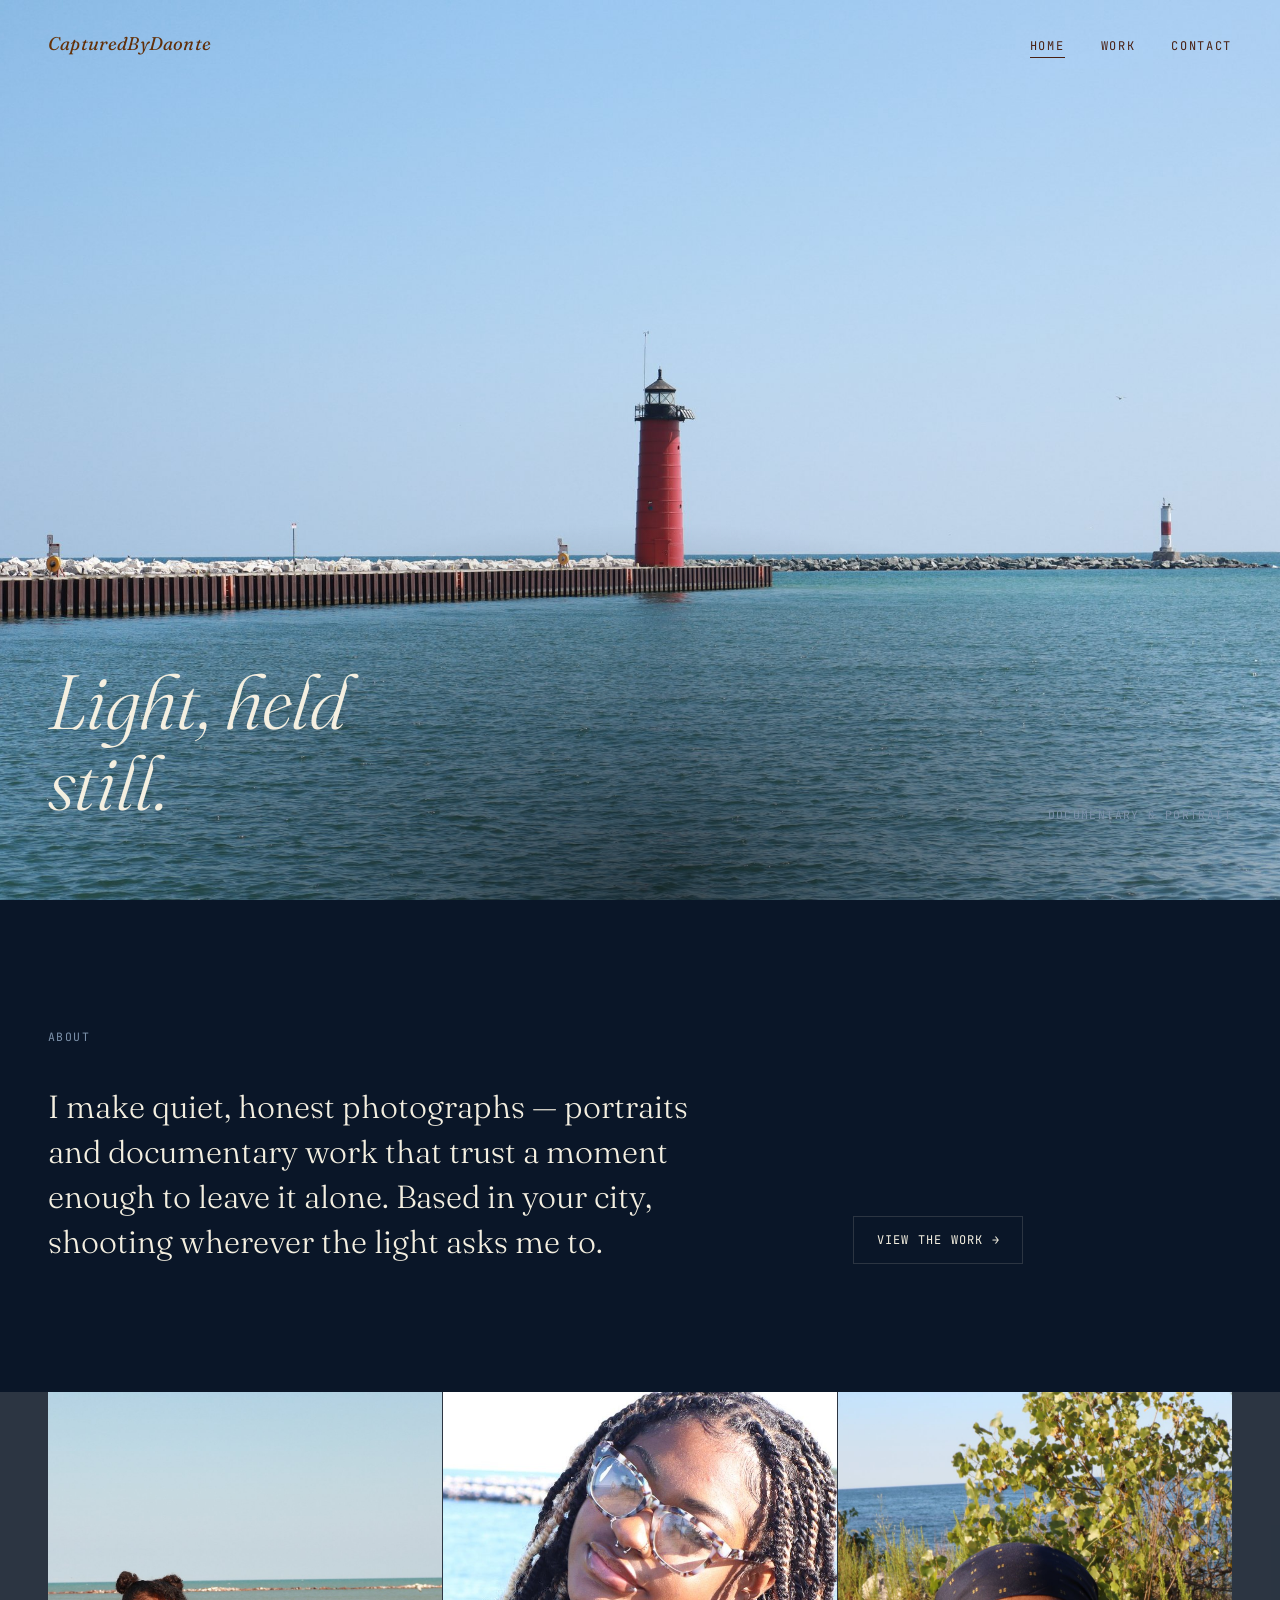
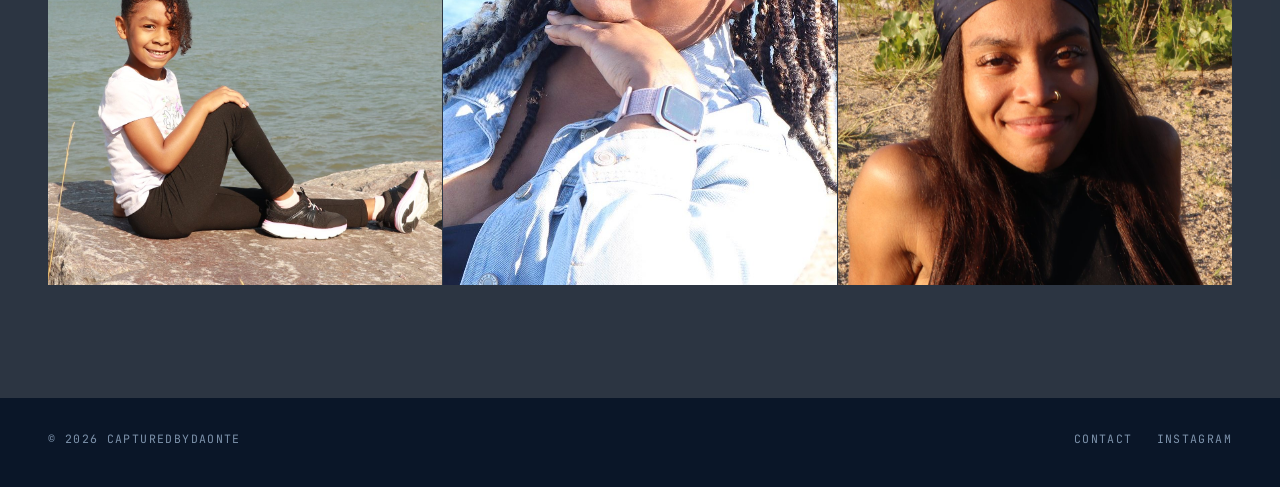
<file: index.html>
<!doctype html>
<html lang="en">
  <head>
    <meta charset="UTF-8" />
    <meta name="viewport" content="width=device-width, initial-scale=1.0" />
    <title>CapturedByDaonte — Photography</title>
    <meta
      name="description"
      content="Photography portfolio of CapturedByDaonte."
    />

    <link rel="preconnect" href="https://fonts.googleapis.com" />
    <link
      href="https://fonts.googleapis.com/css2?family=Fraunces:ital,wght@0,300;0,500;1,300&family=Inter:wght@400;500&family=JetBrains+Mono:wght@400;500&display=swap"
      rel="stylesheet"
    />
    <link rel="stylesheet" href="style.css" />
  </head>
  <body>
    <nav class="site-nav">
      <a href="index.html" class="brand">CapturedByDaonte</a>
      <button
        class="nav-toggle"
        id="navToggle"
        aria-expanded="false"
        aria-controls="navLinks"
      >
        Menu
      </button>
      <ul class="nav-links" id="navLinks">
        <li><a href="index.html" aria-current="page">Home</a></li>
        <li><a href="work.html">Work</a></li>
        <li><a href="contact.html">Contact</a></li>
      </ul>
    </nav>

    <header class="hero">
      <img
        class="hero-plate"
        src="photos/lighthouse.jpg"
        alt="Red lighthouse at the end of a breakwater pier, calm lake water in the foreground"
      />
      <div class="hero-scrim"></div>

      <div class="hero-content">
        <h1 class="hero-tagline">Light, held<br />still.</h1>
        <div class="hero-meta">
          <span class="mono-label">Documentary &amp; Portrait</span>
        </div>
      </div>
    </header>

    <section class="intro">
      <span class="intro-eyebrow mono-label reveal">About</span>
      <p class="intro-copy reveal">
        I make quiet, honest photographs — portraits and documentary work that
        trust a moment enough to leave it alone. Based in your city, shooting
        wherever the light asks me to.
      </p>
      <a href="work.html" class="intro-link reveal">View the work →</a>
    </section>

    <section class="preview-strip" aria-label="Selected work preview">
      <a class="preview-frame reveal" href="work.html">
        <img
          class="plate"
          src="photos/portrait-09.jpg"
          alt="Girl smiling on breakwater rocks by the lake"
        />
      </a>
      <a class="preview-frame reveal" href="work.html">
        <img
          class="plate"
          src="photos/portrait-05.jpg"
          alt="Close portrait of a woman in a denim jacket by the lake"
        />
      </a>
      <a class="preview-frame reveal" href="work.html">
        <img
          class="plate"
          src="photos/portrait-02.jpg"
          alt="Woman in a headwrap smiling at golden hour by the lake"
        />
      </a>
    </section>

    <footer class="site-footer">
      <span class="mono-label">© 2026 CapturedByDaonte</span>
      <ul class="socials mono-label">
        <li><a href="contact.html">Contact</a></li>
        <li>
          <a
            href="https://www.instagram.com/capturedbydaonte/"
            target="_blank"
            rel="noopener"
            >Instagram</a
          >
        </li>
      </ul>
    </footer>

    <script src="script.js"></script>
  </body>
</html>
</file>
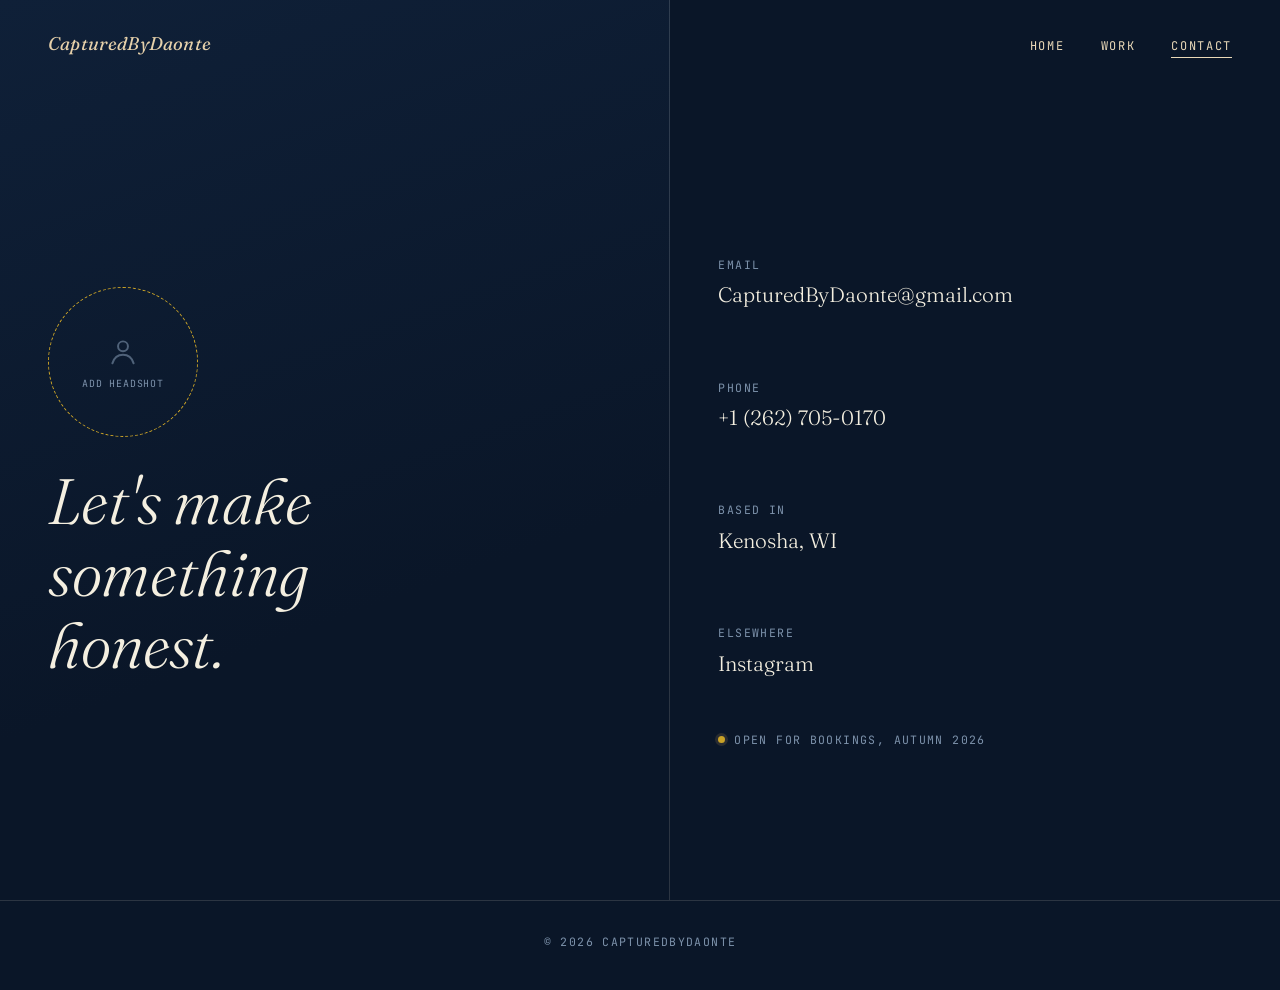
<file: contact.html>
<!doctype html>
<html lang="en">
  <head>
    <meta charset="UTF-8" />
    <meta name="viewport" content="width=device-width, initial-scale=1.0" />
    <title>Contact — CapturedByDaonte</title>
    <meta
      name="description"
      content="Get in touch with CapturedByDaonte for bookings and inquiries."
    />

    <link rel="preconnect" href="https://fonts.googleapis.com" />
    <link
      href="https://fonts.googleapis.com/css2?family=Fraunces:ital,wght@0,300;0,500;1,300&family=Inter:wght@400;500&family=JetBrains+Mono:wght@400;500&display=swap"
      rel="stylesheet"
    />
    <link rel="stylesheet" href="style.css" />
  </head>
  <body>
    <nav class="site-nav">
      <a href="index.html" class="brand">CapturedByDaonte</a>
      <button
        class="nav-toggle"
        id="navToggle"
        aria-expanded="false"
        aria-controls="navLinks"
      >
        Menu
      </button>
      <ul class="nav-links" id="navLinks">
        <li><a href="index.html">Home</a></li>
        <li><a href="work.html">Work</a></li>
        <li><a href="contact.html" aria-current="page">Contact</a></li>
      </ul>
    </nav>

    <main class="contact-split">
      <section class="contact-statement">
        <div class="about-block">
          <div
            class="headshot-placeholder"
            aria-label="Placeholder for professional headshot"
          >
            <svg
              viewBox="0 0 24 24"
              fill="none"
              stroke-width="1.4"
              stroke-linecap="round"
              stroke-linejoin="round"
            >
              <circle cx="12" cy="8" r="3.5"></circle>
              <path d="M4.5 20c1.2-3.8 4.2-6 7.5-6s6.3 2.2 7.5 6"></path>
            </svg>
            <span>Add Headshot</span>
          </div>
          <h1>Let's make<br />something<br />honest.</h1>
          <p class="about-copy"></p>
        </div>
      </section>

      <section class="contact-details">
        <div class="detail-block">
          <dl>
            <dt class="mono-label">Email</dt>
            <dd>
              <a href="mailto:hello@yourname.com">CapturedByDaonte@gmail.com</a>
            </dd>
          </dl>
        </div>

        <div class="detail-block">
          <dl>
            <dt class="mono-label">Phone</dt>
            <dd><a href="tel:+10000000000">+1 (262) 705-0170</a></dd>
          </dl>
        </div>

        <div class="detail-block">
          <dl>
            <dt class="mono-label">Based in</dt>
            <dd>Kenosha, WI</dd>
          </dl>
        </div>

        <div class="detail-block">
          <dl>
            <dt class="mono-label">Elsewhere</dt>
            <dd>
              <a
                href="https://www.instagram.com/capturedbydaonte/"
                target="_blank"
                rel="noopener"
                >Instagram</a
              >
            </dd>
          </dl>
        </div>

        <span class="availability mono-label">
          <span class="dot"></span> Open for bookings, autumn 2026
        </span>
      </section>
    </main>

    <footer class="site-footer" style="justify-content: center">
      <span class="mono-label">© 2026 CapturedByDaonte</span>
    </footer>

    <script src="script.js"></script>
  </body>
</html>
</file>
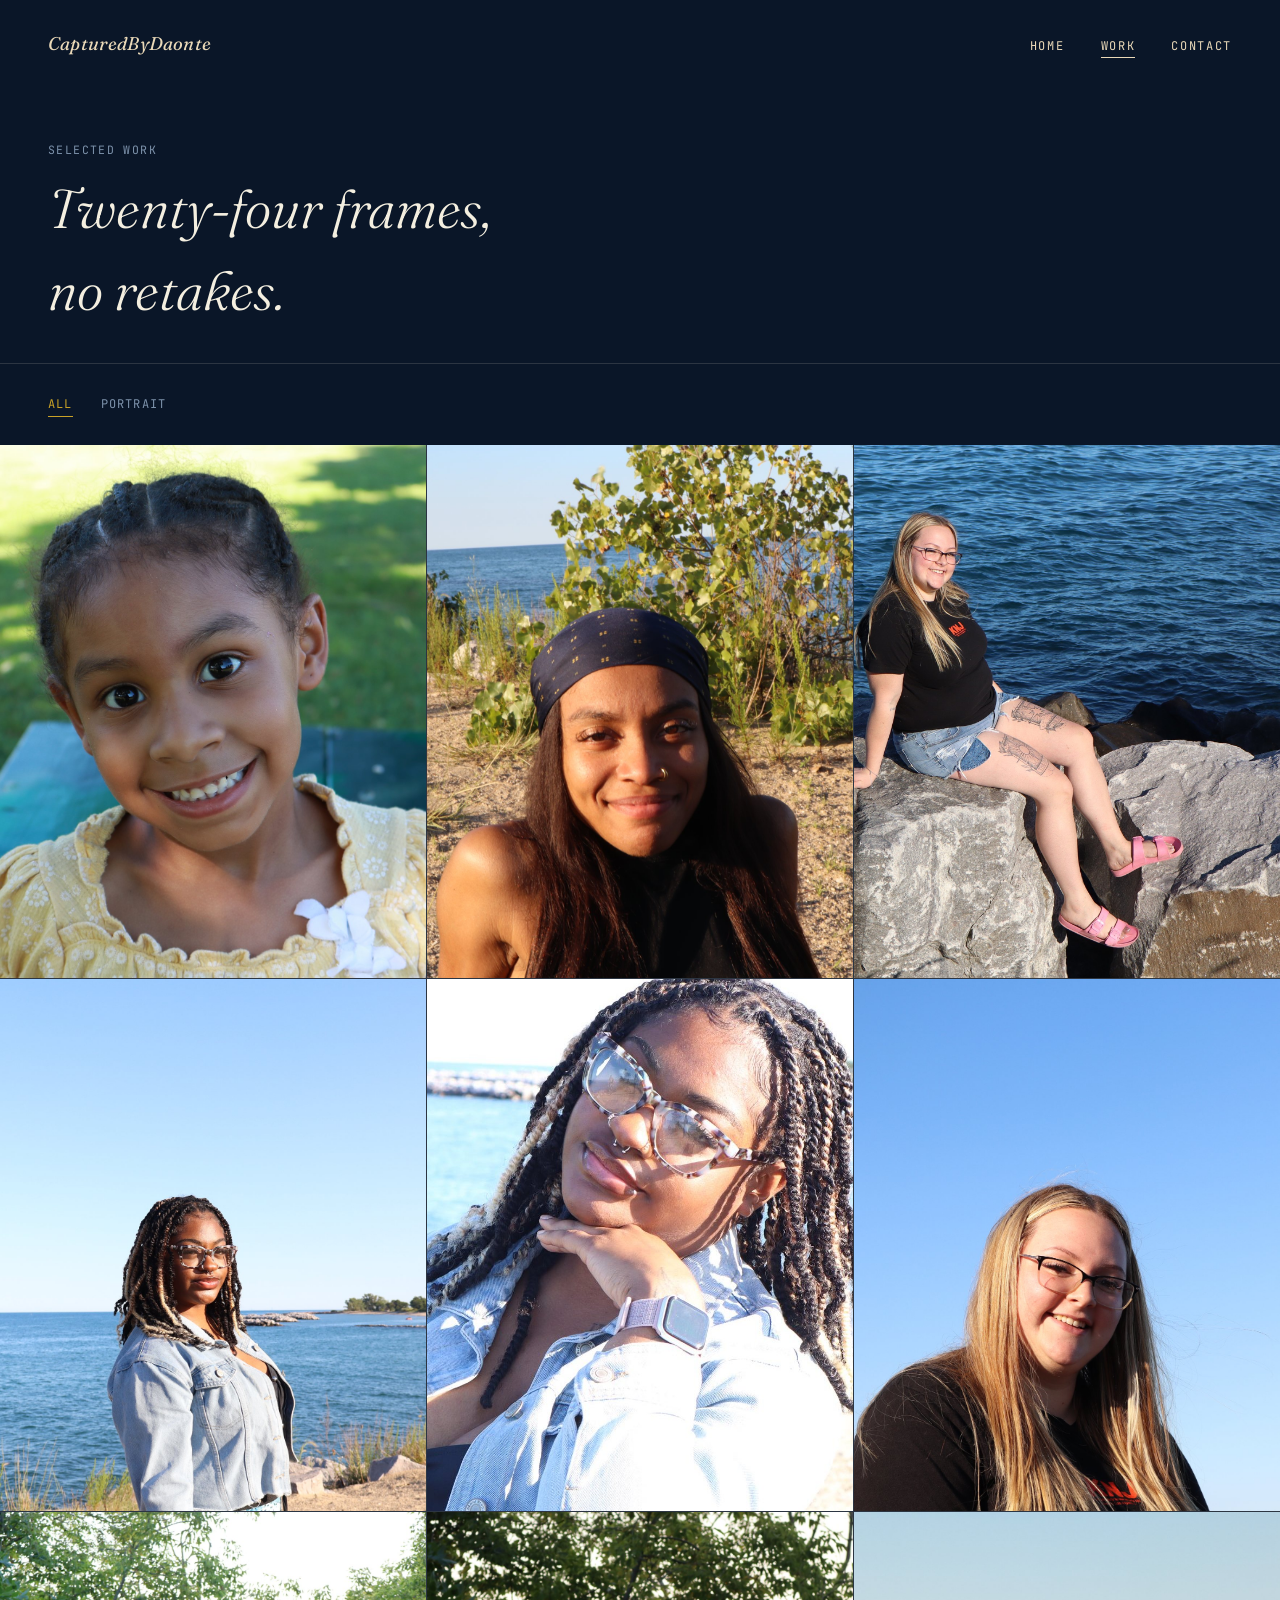
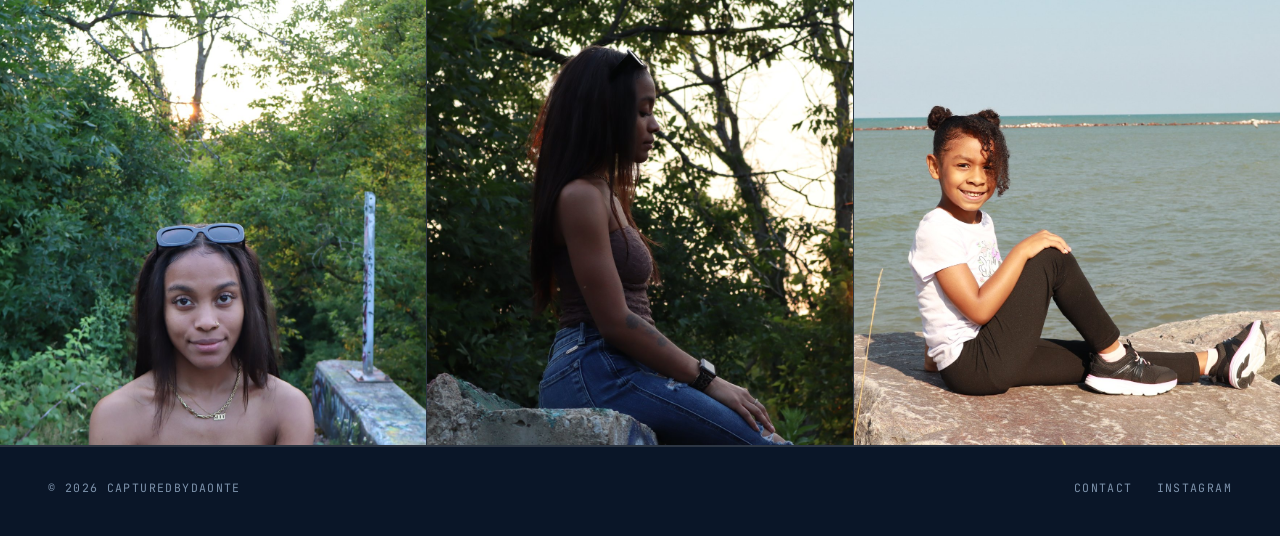
<file: work.html>
<!doctype html>
<html lang="en">
  <head>
    <meta charset="UTF-8" />
    <meta name="viewport" content="width=device-width, initial-scale=1.0" />
    <title>Work — CapturedByDaonte</title>
    <meta
      name="description"
      content="Selected photography work by CapturedByDaonte."
    />

    <link rel="preconnect" href="https://fonts.googleapis.com" />
    <link
      href="https://fonts.googleapis.com/css2?family=Fraunces:ital,wght@0,300;0,500;1,300&family=Inter:wght@400;500&family=JetBrains+Mono:wght@400;500&display=swap"
      rel="stylesheet"
    />
    <link rel="stylesheet" href="style.css" />
  </head>
  <body>
    <nav class="site-nav">
      <a href="index.html" class="brand">CapturedByDaonte</a>
      <button
        class="nav-toggle"
        id="navToggle"
        aria-expanded="false"
        aria-controls="navLinks"
      >
        Menu
      </button>
      <ul class="nav-links" id="navLinks">
        <li><a href="index.html">Home</a></li>
        <li><a href="work.html" aria-current="page">Work</a></li>
        <li><a href="contact.html">Contact</a></li>
      </ul>
    </nav>

    <header class="page-head">
      <span class="mono-label">Selected Work</span>
      <h1>Twenty-four frames,<br />no retakes.</h1>
    </header>

    <div class="filters" role="tablist" aria-label="Filter work by category">
      <button class="active" data-filter="all" role="tab" aria-selected="true">
        All
      </button>
      <button data-filter="portrait" role="tab" aria-selected="false">
        Portrait
      </button>
    </div>

    <section class="gallery" id="gallery">
      <div class="gallery-item" data-category="portrait">
        <img
          class="plate"
          src="photos/portrait-01.jpg"
          alt="Portrait of a young girl in a yellow dress, smiling under trees in a park"
        />
        <div class="caption">
          <span class="title">Afternoon in the Park</span>
          <span class="cat mono-label">Portrait</span>
        </div>
      </div>

      <div class="gallery-item" data-category="portrait">
        <img
          class="plate"
          src="photos/portrait-02.jpg"
          alt="Portrait of a woman in a headwrap smiling, standing near the lakeshore at golden hour"
        />
        <div class="caption">
          <span class="title">Lakeside, Golden Hour</span>
          <span class="cat mono-label">Portrait</span>
        </div>
      </div>

      <div class="gallery-item" data-category="portrait">
        <img
          class="plate"
          src="photos/portrait-03.jpg"
          alt="Woman with glasses smiling, sitting on breakwater rocks with the lake behind her"
        />
        <div class="caption">
          <span class="title">Perched on the Rocks</span>
          <span class="cat mono-label">Portrait</span>
        </div>
      </div>

      <div class="gallery-item" data-category="portrait">
        <img
          class="plate"
          src="photos/portrait-04.jpg"
          alt="Portrait of a woman in a denim jacket standing by the lake, looking at the camera"
        />
        <div class="caption">
          <span class="title">Shoreline Stance</span>
          <span class="cat mono-label">Portrait</span>
        </div>
      </div>

      <div class="gallery-item" data-category="portrait">
        <img
          class="plate"
          src="photos/portrait-05.jpg"
          alt="Close portrait of a woman in a denim jacket resting her chin on her hand, lake in the background"
        />
        <div class="caption">
          <span class="title">Quiet Moment</span>
          <span class="cat mono-label">Portrait</span>
        </div>
      </div>

      <div class="gallery-item" data-category="portrait">
        <img
          class="plate"
          src="photos/portrait-06.jpg"
          alt="Portrait of a woman with glasses smiling against a clear blue sky"
        />
        <div class="caption">
          <span class="title">Clear Skies</span>
          <span class="cat mono-label">Portrait</span>
        </div>
      </div>

      <div class="gallery-item" data-category="portrait">
        <img
          class="plate"
          src="photos/portrait-07.jpg"
          alt="Portrait of a woman with sunglasses on her head, standing on a path surrounded by trees"
        />
        <div class="caption">
          <span class="title">Golden Trail</span>
          <span class="cat mono-label">Portrait</span>
        </div>
      </div>

      <div class="gallery-item" data-category="portrait">
        <img
          class="plate"
          src="photos/portrait-08.jpg"
          alt="Profile portrait of a woman sitting among trees at sunset, warm light in the background"
        />
        <div class="caption">
          <span class="title">Sunset, Profile</span>
          <span class="cat mono-label">Portrait</span>
        </div>
      </div>

      <div class="gallery-item" data-category="portrait">
        <img
          class="plate"
          src="photos/portrait-09.jpg"
          alt="Girl smiling and sitting on the breakwater rocks by the lake, wearing space buns"
        />
        <div class="caption">
          <span class="title">By the Breakwater</span>
          <span class="cat mono-label">Portrait</span>
        </div>
      </div>
    </section>

    <footer class="site-footer">
      <span class="mono-label">© 2026 CapturedByDaonte</span>
      <ul class="socials mono-label">
        <li><a href="contact.html">Contact</a></li>
        <li>
          <a
            href="https://www.instagram.com/capturedbydaonte/"
            target="_blank"
            rel="noopener"
            >Instagram</a
          >
        </li>
      </ul>
    </footer>

    <script src="script.js"></script>
  </body>
</html>
</file>
<file: style.css>
:root {
  --ink: #0a1628;
  --surface: #10233d;
  --bone: #f4efe0;
  --smoke: #7d92ab;
  --brass: #c9a227;
  --line: rgba(244, 239, 224, 0.14);

  --serif: "Fraunces", Georgia, serif;
  --sans: "Inter", -apple-system, BlinkMacSystemFont, sans-serif;
  --mono: "JetBrains Mono", "SFMono-Regular", Menlo, monospace;

  --gutter: clamp(1.25rem, 4vw, 3rem);
  --nav-h: 88px;
}

* { box-sizing: border-box; }

html { scroll-behavior: smooth; }

body {
  margin: 0;
  background: var(--ink);
  color: var(--bone);
  font-family: var(--sans);
  font-size: 16px;
  line-height: 1.5;
  -webkit-font-smoothing: antialiased;
}

img { max-width: 100%; display: block; }

a {
  color: inherit;
  text-decoration: none;
}

@media (prefers-reduced-motion: reduce) {
  html { scroll-behavior: auto; }
  * { animation-duration: 0.01ms !important; transition-duration: 0.01ms !important; }
}

.mono-label {
  font-family: var(--mono);
  font-size: 0.72rem;
  letter-spacing: 0.12em;
  text-transform: uppercase;
  color: var(--smoke);
}

.frame-number {
  font-family: var(--mono);
  font-size: 0.72rem;
  letter-spacing: 0.06em;
  color: var(--brass);
}

.visually-hidden {
  position: absolute;
  width: 1px; height: 1px;
  overflow: hidden;
  clip: rect(0 0 0 0);
}

.site-nav {
  position: fixed;
  top: 0; left: 0; right: 0;
  height: var(--nav-h);
  display: flex;
  align-items: center;
  justify-content: space-between;
  padding: 0 var(--gutter);
  z-index: 100;
  mix-blend-mode: difference;
}

.brand {
  font-family: var(--serif);
  font-style: italic;
  font-size: 1.15rem;
  letter-spacing: 0.01em;
}

.nav-links {
  display: flex;
  gap: 2.25rem;
  list-style: none;
  margin: 0;
  padding: 0;
}

.nav-links a {
  font-family: var(--mono);
  font-size: 0.75rem;
  letter-spacing: 0.14em;
  text-transform: uppercase;
  position: relative;
  padding-bottom: 4px;
}

.nav-links a::after {
  content: "";
  position: absolute;
  left: 0; bottom: 0;
  width: 0;
  height: 1px;
  background: currentColor;
  transition: width 0.3s ease;
}

.nav-links a:hover::after,
.nav-links a[aria-current="page"]::after {
  width: 100%;
}

.nav-toggle {
  display: none;
  background: none;
  border: none;
  color: var(--bone);
  font-family: var(--mono);
  font-size: 0.75rem;
  letter-spacing: 0.14em;
  cursor: pointer;
}

@media (max-width: 720px) {
  .nav-links { display: none; }
  .nav-toggle { display: block; }
  .nav-links.open {
    display: flex;
    flex-direction: column;
    position: fixed;
    top: var(--nav-h);
    right: 0;
    background: var(--ink);
    padding: 1.5rem var(--gutter);
    gap: 1.25rem;
    border-left: 1px solid var(--line);
    border-bottom: 1px solid var(--line);
  }
}

.site-footer {
  border-top: 1px solid var(--line);
  padding: 2rem var(--gutter) 2.5rem;
  display: flex;
  align-items: center;
  justify-content: space-between;
  flex-wrap: wrap;
  gap: 1rem;
}

.site-footer .socials {
  display: flex;
  gap: 1.5rem;
  list-style: none;
  margin: 0;
  padding: 0;
}

.site-footer a:hover { color: var(--brass); }

.reveal {
  opacity: 0;
  transform: translateY(16px);
  transition: opacity 0.7s ease, transform 0.7s ease;
}

.reveal.in-view {
  opacity: 1;
  transform: translateY(0);
}

.hero {
  position: relative;
  height: 100svh;
  display: flex;
  flex-direction: column;
  justify-content: flex-end;
  overflow: hidden;
  background:
    radial-gradient(120% 100% at 50% 100%, rgba(201,162,39,0.10), transparent 60%),
    linear-gradient(180deg, #12233d 0%, #0a1628 75%);
}

.hero-plate {
  position: absolute;
  inset: 0;
  width: 100%;
  height: 100%;
  object-fit: cover;
  object-position: center;
  background: linear-gradient(200deg, #16283f 0%, #0f1e33 55%, #0a1420 100%);
}

.hero-scrim {
  position: absolute;
  inset: 0;
  background: radial-gradient(80% 60% at 50% 100%, rgba(0,0,0,0.6), transparent 70%);
}

.hero-content {
  position: relative;
  padding: 0 var(--gutter) clamp(2.5rem, 6vw, 5rem);
  display: flex;
  align-items: flex-end;
  justify-content: space-between;
  gap: 2rem;
  flex-wrap: wrap;
}

.hero-tagline {
  font-family: var(--serif);
  font-weight: 300;
  font-style: italic;
  font-size: clamp(2.2rem, 6vw, 5rem);
  line-height: 1.05;
  max-width: 14ch;
  margin: 0;
}

.hero-meta {
  text-align: right;
  display: flex;
  flex-direction: column;
  gap: 0.4rem;
}

.intro {
  padding: clamp(4rem, 10vw, 8rem) var(--gutter);
  display: grid;
  grid-template-columns: repeat(12, 1fr);
  gap: 1.5rem;
}

.intro-eyebrow {
  grid-column: 1 / span 12;
  margin: 0 0 1rem;
}

.intro-copy {
  grid-column: 1 / span 7;
  font-family: var(--serif);
  font-weight: 300;
  font-size: clamp(1.3rem, 2.6vw, 2rem);
  line-height: 1.4;
  color: var(--bone);
  margin: 0;
}

.intro-link {
  grid-column: 9 / span 4;
  align-self: end;
  justify-self: start;
  border: 1px solid var(--line);
  padding: 0.9rem 1.4rem;
  font-family: var(--mono);
  font-size: 0.75rem;
  letter-spacing: 0.1em;
  text-transform: uppercase;
  transition: border-color 0.25s ease, color 0.25s ease;
}

.intro-link:hover {
  border-color: var(--brass);
  color: var(--brass);
}

@media (max-width: 800px) {
  .intro-copy, .intro-link { grid-column: 1 / span 12; }
  .intro-link { justify-self: start; margin-top: 1rem; }
}

.preview-strip {
  padding: 0 var(--gutter) clamp(4rem, 10vw, 7rem);
  display: grid;
  grid-template-columns: repeat(3, 1fr);
  gap: 1px;
  background: var(--line);
}

.preview-frame {
  position: relative;
  aspect-ratio: 4 / 5;
  background: var(--ink);
  overflow: hidden;
}

.preview-frame .plate {
  position: absolute;
  inset: 0;
  width: 100%;
  height: 100%;
  object-fit: cover;
  object-position: center;
  background: linear-gradient(150deg, #16283f, #0a1420 70%);
  transition: transform 0.6s ease;
}

.preview-frame:hover .plate { transform: scale(1.04); }

.preview-frame .frame-number {
  position: absolute;
  left: 1rem;
  bottom: 1rem;
}

.page-head {
  padding: calc(var(--nav-h) + 3rem) var(--gutter) 2rem;
  border-bottom: 1px solid var(--line);
}

.page-head h1 {
  font-family: var(--serif);
  font-weight: 300;
  font-style: italic;
  font-size: clamp(2rem, 5vw, 3.4rem);
  margin: 0.5rem 0 0;
}

.filters {
  display: flex;
  flex-wrap: wrap;
  gap: 0.5rem 1.75rem;
  padding: 1.75rem var(--gutter);
}

.filters button {
  background: none;
  border: none;
  color: var(--smoke);
  font-family: var(--mono);
  font-size: 0.75rem;
  letter-spacing: 0.1em;
  text-transform: uppercase;
  cursor: pointer;
  padding: 0.25rem 0;
  border-bottom: 1px solid transparent;
  transition: color 0.2s ease, border-color 0.2s ease;
}

.filters button:hover { color: var(--bone); }

.filters button.active {
  color: var(--brass);
  border-color: var(--brass);
}

.gallery {
  display: grid;
  grid-template-columns: repeat(3, 1fr);
  gap: 1px;
  background: var(--line);
  padding-bottom: 1px;
}

.gallery-item {
  position: relative;
  aspect-ratio: 4 / 5;
  background: var(--ink);
  overflow: hidden;
  cursor: pointer;
}

.gallery-item .plate {
  position: absolute;
  inset: 0;
  width: 100%;
  height: 100%;
  object-fit: cover;
  object-position: center;
  background: linear-gradient(160deg, #17293f, #0a1420 70%);
  transition: transform 0.6s ease, filter 0.6s ease;
}

.gallery-item:hover .plate {
  transform: scale(1.05);
  filter: brightness(1.08);
}

.gallery-item .caption {
  position: absolute;
  inset: 0;
  display: flex;
  flex-direction: column;
  justify-content: flex-end;
  padding: 1.1rem;
  background: linear-gradient(0deg, rgba(0,0,0,0.65), transparent 55%);
  opacity: 0;
  transition: opacity 0.35s ease;
}

.gallery-item:hover .caption { opacity: 1; }

.caption .title { font-family: var(--serif); font-style: italic; font-size: 1.05rem; }
.caption .cat { display: block; margin-top: 0.2rem; }

.gallery-item .frame-number {
  position: absolute;
  top: 1rem;
  right: 1rem;
  z-index: 2;
}

.gallery-item[hidden] { display: none; }

.gallery-item.coming-soon {
  display: flex;
  align-items: center;
  justify-content: center;
  border: 1.5px dashed var(--brass);
  cursor: default;
}

.gallery-item.coming-soon span {
  color: var(--smoke);
  font-family: var(--mono);
  font-size: 0.7rem;
  letter-spacing: 0.1em;
  text-transform: uppercase;
  text-align: center;
  max-width: 8em;
}

@media (max-width: 900px) {
  .gallery, .preview-strip { grid-template-columns: repeat(2, 1fr); }
}
@media (max-width: 520px) {
  .gallery, .preview-strip { grid-template-columns: 1fr; }
}

.contact-split {
  min-height: 100svh;
  display: grid;
  grid-template-columns: 1.1fr 1fr;
}

.contact-statement {
  padding: calc(var(--nav-h) + 3rem) var(--gutter) 3rem;
  display: flex;
  align-items: center;
  background: linear-gradient(160deg, #0f2038 0%, #0a1628 65%);
  border-right: 1px solid var(--line);
}

.about-block { max-width: 34ch; }

.headshot-placeholder {
  width: 150px;
  height: 150px;
  border-radius: 50%;
  border: 1.5px dashed var(--brass);
  display: flex;
  align-items: center;
  justify-content: center;
  flex-direction: column;
  gap: 0.5rem;
  color: var(--smoke);
  margin-bottom: 1.75rem;
}

.headshot-placeholder svg {
  width: 34px;
  height: 34px;
  opacity: 0.6;
  stroke: var(--smoke);
}

.headshot-placeholder span {
  font-family: var(--mono);
  font-size: 0.62rem;
  letter-spacing: 0.08em;
  text-transform: uppercase;
  text-align: center;
  max-width: 100px;
  line-height: 1.4;
}

.about-copy {
  margin: 1.25rem 0 0;
  color: var(--smoke);
  font-size: 0.95rem;
  line-height: 1.6;
  max-width: 32ch;
}

.contact-statement h1 {
  font-family: var(--serif);
  font-weight: 300;
  font-style: italic;
  font-size: clamp(2.2rem, 5.5vw, 4rem);
  line-height: 1.12;
  margin: 0;
  max-width: 12ch;
}

.contact-details {
  padding: calc(var(--nav-h) + 3rem) var(--gutter) 3rem;
  display: flex;
  flex-direction: column;
  justify-content: center;
  gap: 2.25rem;
}

.detail-block dt {
  margin-bottom: 0.4rem;
}

.detail-block dd {
  margin: 0;
  font-family: var(--serif);
  font-size: 1.3rem;
  font-weight: 300;
}

.detail-block dd a:hover { color: var(--brass); }

.availability {
  display: inline-flex;
  align-items: center;
  gap: 0.55rem;
  width: fit-content;
}

.availability .dot {
  width: 7px; height: 7px;
  border-radius: 50%;
  background: var(--brass);
  box-shadow: 0 0 0 3px rgba(184,147,90,0.18);
}

@media (max-width: 800px) {
  .contact-split { grid-template-columns: 1fr; }
  .contact-statement { border-right: none; border-bottom: 1px solid var(--line); }
}
</file>
